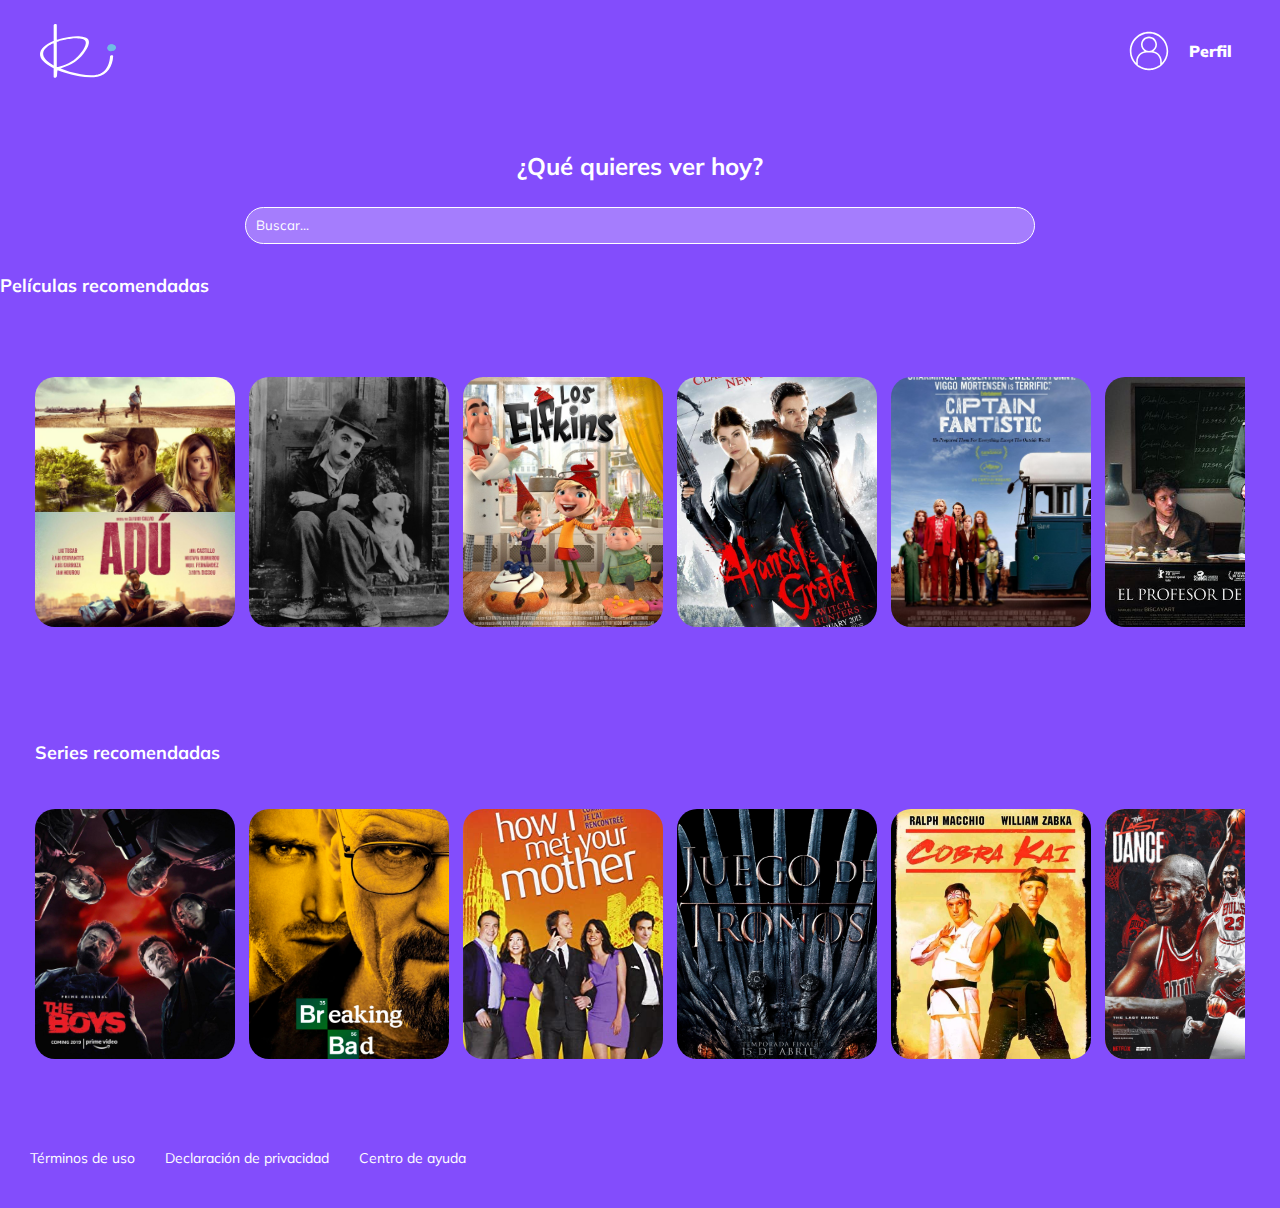
<file: index.html>
<!DOCTYPE html>
<html lang="es">
<head>
    <meta charset="UTF-8" />
    <meta name="viewport" content="width=device-width, initial-scale=1.0" />
    <title>Plataforma de vídeo</title>
    <link rel="preconnect" href="https://fonts.gstatic.com">
    <link href="https://fonts.googleapis.com/css2?family=Mulish:wght@300&display=swap" rel="stylesheet">
    <link rel="stylesheet" href="style.css">
    <link rel="shortcut icon" href="/img/logo-iker.svg" type="image/x-icon">
</head>
<body class="index">
    <header class="header">
        <div class="header__logo">
            <a href="index.html"><img src="img/logo-iker.svg"></a>
        </div>
        <div class="header__menu">
            <div class="header__menu--not-dropdown">
                <img src="img/user.svg" alt="">
                <span>Perfil</span>
            </div>
            <div class="header__menu--dropdown">
                <ul>
                    <a href="login.html"><li>Cuenta</li></a>
                    <a href="#"><li>Peliculas</li></a>
                    <a href="#"><li>Series</li></a>
                </ul>
            </div>
        </div>       
    </header>
    <main class="main">
        <section class="searchbox">
            <h2 class="searchbox__title">¿Qué quieres ver hoy?</h2>
            <input class="searchbox__input" type="text" class="text" placeholder="Buscar...">
        </section>
        <h2 class="carousel--title">Películas recomendadas</h2>
        <section class="carousel">
            <div class="carousel__container">
                <div class="carousel-item">
                    <img src="img/adu.jpg" alt="" class="carousel-item__img">
                    <div class="carousel-item__details">
                        <div class="carousel-item__details--img">
                            <img src="img/play.svg" alt="">
                            <img src="img/plus.svg" alt="">
                        </div>                    
                        <p class="carousel-item__details--title">Título descriptivo</p>
                        <p class="carousel-item__details--subtitle">2020 16+ 114 minutos</p>
                    </div>
                </div>
                <div class="carousel-item">
                    <img src="img/chaplin.jpg" alt="" class="carousel-item__img">
                    <div class="carousel-item__details">
                        <div class="carousel-item__details--img">
                            <img src="img/play.svg" alt="">
                            <img src="img/plus.svg" alt="">
                        </div>                    
                        <p class="carousel-item__details--title">Título descriptivo</p>
                        <p class="carousel-item__details--subtitle">2020 16+ 114 minutos</p>
                    </div>
                </div>
                <div class="carousel-item">
                    <img src="img/elfkins.jpg" alt="" class="carousel-item__img">
                    <div class="carousel-item__details">
                        <div class="carousel-item__details--img">
                            <img src="img/play.svg" alt="">
                            <img src="img/plus.svg" alt="">
                        </div>                    
                        <p class="carousel-item__details--title">Título descriptivo</p>
                        <p class="carousel-item__details--subtitle">2020 16+ 114 minutos</p>
                    </div>
                </div>
                <div class="carousel-item">
                    <img src="img/hansel.jpg" alt="" class="carousel-item__img">
                    <div class="carousel-item__details">
                        <div class="carousel-item__details--img">
                            <img src="img/play.svg" alt="">
                            <img src="img/plus.svg" alt="">
                        </div>                    
                        <p class="carousel-item__details--title">Título descriptivo</p>
                        <p class="carousel-item__details--subtitle">2020 16+ 114 minutos</p>
                    </div>
                </div>
                <div class="carousel-item">
                    <img src="img/captain.jpg" alt="" class="carousel-item__img">
                    <div class="carousel-item__details">
                        <div class="carousel-item__details--img">
                            <img src="img/play.svg" alt="">
                            <img src="img/plus.svg" alt="">
                        </div>                    
                        <p class="carousel-item__details--title">Título descriptivo</p>
                        <p class="carousel-item__details--subtitle">2020 16+ 114 minutos</p>
                    </div>
                </div>
                <div class="carousel-item">
                    <img src="img/profesor-persa.jpg" alt="" class="carousel-item__img">
                    <div class="carousel-item__details">
                        <div class="carousel-item__details--img">
                            <img src="img/play.svg" alt="">
                            <img src="img/plus.svg" alt="">
                        </div>                    
                        <p class="carousel-item__details--title">Título descriptivo</p>
                        <p class="carousel-item__details--subtitle">2020 16+ 114 minutos</p>
                    </div>
                </div>
                <div class="carousel-item">
                    <img src="img/reyleon.jpg" alt="" class="carousel-item__img">
                    <div class="carousel-item__details">
                        <div class="carousel-item__details--img">
                            <img src="img/play.svg" alt="">
                            <img src="img/plus.svg" alt="">
                        </div>                    
                        <p class="carousel-item__details--title">Título descriptivo</p>
                        <p class="carousel-item__details--subtitle">2020 16+ 114 minutos</p>
                    </div>
                </div>
                <div class="carousel-item">
                    <img src="img/toystory.jpg" alt="" class="carousel-item__img">
                    <div class="carousel-item__details">
                        <div class="carousel-item__details--img">
                            <img src="img/play.svg" alt="">
                            <img src="img/plus.svg" alt="">
                        </div>                    
                        <p class="carousel-item__details--title">Título descriptivo</p>
                        <p class="carousel-item__details--subtitle">2020 16+ 114 minutos</p>
                    </div>
                </div>
                <div class="carousel-item">
                    <img src="img/wonder-woman.jpg" alt="" class="carousel-item__img">
                    <div class="carousel-item__details">
                        <div class="carousel-item__details--img">
                            <img src="img/play.svg" alt="">
                            <img src="img/plus.svg" alt="">
                        </div>                    
                        <p class="carousel-item__details--title">Título descriptivo</p>
                        <p class="carousel-item__details--subtitle">2020 16+ 114 minutos</p>
                    </div>
                </div>   
            </div>
        </section>
        <section class="carousel">
            <h2 class="carousel--title">Series recomendadas</h2>
            <div class="carousel__container">
                <div class="carousel-item">
                    <img src="img/boys.jpg" alt="" class="carousel-item__img">
                    <div class="carousel-item__details">
                        <div class="carousel-item__details--img">
                            <img src="img/play.svg" alt="">
                            <img src="img/plus.svg" alt="">
                        </div>                    
                        <p class="carousel-item__details--title">Título descriptivo</p>
                        <p class="carousel-item__details--subtitle">2020 16+ 4 temporadas</p>
                    </div>
                </div>
                <div class="carousel-item">
                    <img src="img/breakingbad.jpg" alt="" class="carousel-item__img">
                    <div class="carousel-item__details">
                        <div class="carousel-item__details--img">
                            <img src="img/play.svg" alt="">
                            <img src="img/plus.svg" alt="">
                        </div>                    
                        <p class="carousel-item__details--title">Título descriptivo</p>
                        <p class="carousel-item__details--subtitle">2020 16+ 4 temporadas</p>
                    </div>
                </div>
                <div class="carousel-item">
                    <img src="img/himym.jpg" alt="" class="carousel-item__img">
                    <div class="carousel-item__details">
                        <div class="carousel-item__details--img">
                            <img src="img/play.svg" alt="">
                            <img src="img/plus.svg" alt="">
                        </div>                    
                        <p class="carousel-item__details--title">Título descriptivo</p>
                        <p class="carousel-item__details--subtitle">2020 16+ 4 temporadas</p>
                    </div>
                </div>
                <div class="carousel-item">
                    <img src="img/juegotronos.jpg" alt="" class="carousel-item__img">
                    <div class="carousel-item__details">
                        <div class="carousel-item__details--img">
                            <img src="img/play.svg" alt="">
                            <img src="img/plus.svg" alt="">
                        </div>                    
                        <p class="carousel-item__details--title">Título descriptivo</p>
                        <p class="carousel-item__details--subtitle">2020 16+ 4 temporadas</p>
                    </div>
                </div>
                <div class="carousel-item">
                    <img src="img/kobrakai.jpg" alt="" class="carousel-item__img">
                    <div class="carousel-item__details">
                        <div class="carousel-item__details--img">
                            <img src="img/play.svg" alt="">
                            <img src="img/plus.svg" alt="">
                        </div>                    
                        <p class="carousel-item__details--title">Título descriptivo</p>
                        <p class="carousel-item__details--subtitle">2020 16+ 4 temporadas</p>
                    </div>
                </div>
                <div class="carousel-item">
                    <img src="img/lastdance.png" alt="" class="carousel-item__img">
                    <div class="carousel-item__details">
                        <div class="carousel-item__details--img">
                            <img src="img/play.svg" alt="">
                            <img src="img/plus.svg" alt="">
                        </div>                    
                        <p class="carousel-item__details--title">Título descriptivo</p>
                        <p class="carousel-item__details--subtitle">2020 16+ 4 temporadas</p>
                    </div>
                </div>
                <div class="carousel-item">
                    <img src="img/piki.jfif" alt="" class="carousel-item__img">
                    <div class="carousel-item__details">
                        <div class="carousel-item__details--img">
                            <img src="img/play.svg" alt="">
                            <img src="img/plus.svg" alt="">
                        </div>                    
                        <p class="carousel-item__details--title">Título descriptivo</p>
                        <p class="carousel-item__details--subtitle">2020 16+ 4 temporadas</p>
                    </div>
                </div>
                <div class="carousel-item">
                    <img src="img/vikings.jpg" alt="" class="carousel-item__img">
                    <div class="carousel-item__details">
                        <div class="carousel-item__details--img">
                            <img src="img/play.svg" alt="">
                            <img src="img/plus.svg" alt="">
                        </div>                    
                        <p class="carousel-item__details--title">Título descriptivo</p>
                        <p class="carousel-item__details--subtitle">2020 16+ 4 temporadas</p>
                    </div>
                </div>
                <div class="carousel-item">
                    <img src="img/wilds.jpg" alt="" class="carousel-item__img">
                    <div class="carousel-item__details">
                        <div class="carousel-item__details--img">
                            <img src="img/play.svg" alt="">
                            <img src="img/plus.svg" alt="">
                        </div>                    
                        <p class="carousel-item__details--title">Título descriptivo</p>
                        <p class="carousel-item__details--subtitle">2020 16+ 4 temporadas</p>
                    </div>
                </div>
            </div>
        </section>
    </main>
    <footer class="footer">
        <a href="404.html">Términos de uso</a>
        <a href="404.html">Declaración de privacidad</a>
        <a href="404.html">Centro de ayuda</a>
    </footer>
</body>
</html>
</file>
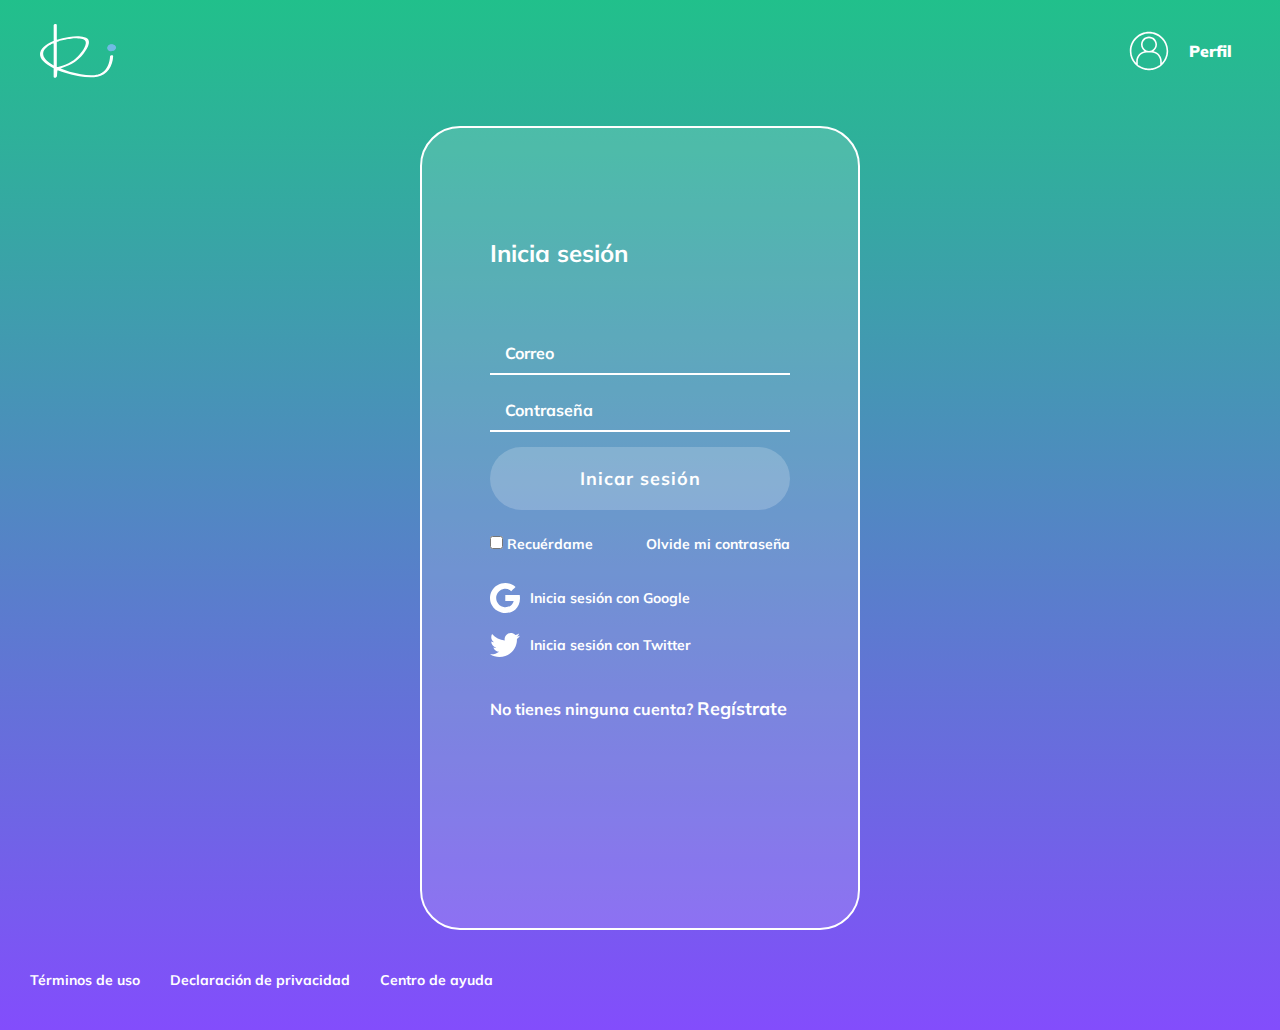
<file: login.html>
<!DOCTYPE html>
<html lang="es">
<head>
    <meta charset="UTF-8">
    <meta name="viewport" content="width=device-width, initial-scale=1.0">
    <title>Login</title>
    <link rel="preconnect" href="https://fonts.gstatic.com">
    <link href="https://fonts.googleapis.com/css2?family=Mulish:wght@300&display=swap" rel="stylesheet">
    <link rel="stylesheet" href="style.css">
    <link rel="shortcut icon" href="/img/logo-iker.svg" type="image/x-icon">
</head>
<body class="login__body">
    <header class="header">
        <div class="header__logo">
            <a href="index.html"><img src="img/logo-iker.svg"></a>
        </div>
        <div class="header__menu">
            <div class="header__menu--not-dropdown">
                <img src="img/user.svg" alt="">
                <span>Perfil</span>
            </div>
            <div class="header__menu--dropdown">
                <ul>
                    <a href="login.html"><li>Cuenta</li></a>
                    <a href="#"><li>Peliculas</li></a>
                    <a href="#"><li>Series</li></a>
                </ul>
            </div>
        </div>       
    </header>
    <section class="login">
        <div class="login__container">
            <h2>Inicia sesión</h2>
            <form action="" class="login__container--form">
                <input type="text" aria-label="correo" name="email" placeholder="Correo" class="input">
                <input type="password" aria-label="contraseña" name="contraseña" placeholder="Contraseña" class="input">
                <button class="button"><span>Inicar sesión</span></button>
                <div class="login__container--remember-me">
                    <label for="">
                        <input type="checkbox" id="cbox1" value="checkbox"> Recuérdame
                    </label>
                    <a href="/">Olvide mi contraseña</a>
                </div>
            </form>
            <div class="login__container--social-media">
                <div><img src="img/google.svg" alt="">Inicia sesión con Google</div>
                <div><img src="img/twitter.svg" alt="">Inicia sesión con Twitter</div>
                <p class="login__container--register">No tienes ninguna cuenta? <a href="#">Regístrate</a></p>
            </div>
        </div>
    </section>
    <footer class="footer">
        <a href="/">Términos de uso</a>
        <a href="/">Declaración de privacidad</a>
        <a href="/">Centro de ayuda</a>
    </footer>
</body>
</html>
</file>
<file: style.css>
:root{
    --primary: #834dfc;
}
*{
    margin: 0px;
    font-family: 'Mulish', sans-serif;
}
html{
    min-height: 100%;
}
body.index{
    background-color: var(--primary);
}
/*index.html*/
.header{
    display: flex;
    justify-content: space-between;
    margin: 1% 2% 1% 2%;
    padding: 0% 1% 0% 1%;
    height: 100px;
}
.header__logo{
    width: 50%;
}
.header__logo img{
    display: block;
    margin-right: auto;
    width: 80px;
}
.header__menu{
    width: 50%;
    display: flex;
    flex-direction: column;
    align-items: flex-end;
    justify-content: center;
    margin-top: 3%;
}
.header__menu--not-dropdown{
    width: 50%;
    display: flex;
    justify-content: flex-end;
    align-items: center;
}
.header__menu--not-dropdown img{
    width: 40px;
    margin: 10px;        
}
.header__menu--not-dropdown span{
    margin: 10px;
    color: white;
    font-weight: 900;
}
.header__menu--dropdown ul{
    opacity: 0;
    visibility: hidden;
    transition: opacity 600ms, visibility 600ms;
}
.header__menu:hover ul, .header__menu ul:hover{
    display: block;
    width: 50%;
    visibility: visible;
    opacity: 1;
}
.header__menu--dropdown a{
    color: white;
    text-decoration: none;
    list-style: none;
    font-weight: 900;
}
.header__menu--dropdown a:hover{
    text-decoration: underline;
}
.searchbox{
    display: flex;
    flex-direction: column;
    justify-content: center;
    align-items: center;
}
.searchbox__title{
    color: white;
    margin: 2%;
}
.searchbox__input{
    border: 1px solid white ;
    border-radius: 5rem;
    width: 60%;
    background-color: #ffffff46;
    padding: 0.6rem;
    
}
.searchbox ::placeholder{
    color: white;
}
.searchbox__input:focus{
    outline: 2px solid white;
}
.carousel{
    position: relative;
    display: flex;
    flex-direction: column;
    justify-content: flex-start;
    padding: 35px 35px 10px 35px;
}
.carousel--title{
    margin: 30px 0px 10px 0px;
    font-size: 18px;
    color: white; 
}
.carousel__container{
    padding: 35px 0px;
    white-space: nowrap;
    overflow-x: scroll;
    
}
::-webkit-scrollbar {
    display: none;
}
.carousel-item{
    width: 200px;
    height: 250px;
    margin-right: 10px;
    background-color: salmon;
    display: inline-block;
    cursor: pointer;
    border-radius: 20px;
    transition: 450ms all;
    transform-origin: center left;
    overflow:hidden;
    position: relative;
}
.carousel-item__img{
    width: 200px;
    height: 250px;
    object-fit: cover;
}
.carousel-item__details{
    font-size: 10px;
    opacity: 0;
    transition: all 500ms ease-in-out;
    position: absolute;
    top: 190px;
    left: 0px;
    right: 0;
    bottom: 0px;
    background: rgb(0,0,0);
    background: linear-gradient(0deg, rgba(0,0,0,1) 0%, rgba(0,0,0,0) 100%);
}
.carousel-item:hover .carousel-item__details{
    opacity: 0.95;
}
.carousel-item__details--img{
    display: flex;
    justify-content: center;
}
.carousel-item__details--img img{
    width: 15px;
    margin: 0px 20px;
    transition: all 300ms ease-in-out;
}
.carousel-item__details--img img:hover{
    transform: scale(1.28);
}
.carousel-item__details--title, .carousel-item__details--subtitle{
    color: white;
    font-family: 'Mulish', sans-serif;
    font-weight: bolder;
    font-size: 12px;
    text-align: center;
}
/*~ sirve para --> cuando se haga hover en el .carousel-item, los demás items hacen lo siguiente*/
.carousel-item:hover ~ .carousel-item{
    transform: translate(60px);
}
.carousel__container:hover .carousel-item {
    opacity: 0.3;
}
.carousel__container:hover .carousel-item:hover {
    transform: scale(1.3);
    opacity: 1;
}
/*login.html*/
body.login__body{
    background: linear-gradient(0deg, rgba(131,77,252,1) 0%, rgba(33,192,139,1) 100%);
    font-family: 'Mulish', sans-serif;
    font-weight: bold;
}
.login{
    display: flex;
    justify-content: center;
    align-items: center;
    flex-direction: column;
    padding: 0px 30px;
    min-height: calc(100vh - 200px);
}
.login__container{
    background-color: rgba(255, 255, 255, 0.15);
    border: 2px solid white;
    border-radius: 40px;
    color: white;
    padding: 60px 68px 40px;
    min-height: 700px;
    width: 300px;
}
.login__container h2{
    margin: 50px 0px;
}
.login__container--form{
    display: flex;
    flex-direction: column;
    margin-bottom: 30px;
    caret-color: white;
}
.login__container--form input{
    background: transparent;
    border: none;
    border-bottom: 2px solid white;
    font-weight: bold;
    padding: 25px 0px 10px 15px;
    font-size: 16px;
    color: white;
}
.login__container--form input::placeholder{
    color: white;
}
.login__container--form input:focus{
    outline: none;
}
.login__container--form button{
    background-color: rgba(255, 255, 255, 0.2);
    padding: 20px;
    margin: 15px 0px;
    border: none;
    border-radius: 40px;
    color: white;
    font-weight: bold;
    font-size: large;
    cursor: pointer;
    transition: all .2s ease-in-out;
    letter-spacing: 1px;
}
.login__container--form button:hover{
    transform: scale(1.1);
}
.login__container--form button:focus{
    outline: none;
    transform: scale(1.2);
}
.login__container--form label{
    font-size: 14px;
}
.login__container--remember-me{
    color: white;
    display: flex;
    justify-content: space-between;
    margin-top: 10px;
}
.login__container--remember-me a{
    color: white;
    font-size: 14px;
    text-decoration: none;
}
.login__container--remember-me a:hover{
    text-decoration: underline;
}
.login__container--social-media > div{
    display: flex;
    align-items: center;
    justify-content: flex-start;
    font-size: 14px;
    margin: 20px 0px;
}
.login__container--social-media > div img{
    margin-right: 10px;
    width: 30px;
}
.login__container--social-media a{
    text-decoration: none;
    font-size: 18px;
    color: white;
}
.login__container--social-media a:hover{
    text-decoration: underline;
}
.login__container--register {
    margin-top: 40px;
}
.footer{
    display: flex;
    align-items: center;
    justify-content: start;
    height: 100px;
    width: 100%;
}
.footer a{
    text-decoration: none;
    cursor: pointer;
    font-size: 14px;
    padding-left: 30px;
    color: white;
}
.footer a:hover{
    text-decoration: underline;
}
/*404.html*/
body.error__body{
    background: linear-gradient(0deg, rgba(131,77,252,1) 0%, rgba(33,192,139,1) 100%);
    font-family: 'Mulish', sans-serif;
    font-weight: bold;
    height: 100%;
}
.error{
    display: flex;
    justify-content: center;
    align-content: center;
}
.error__container{
    display: flex;
    justify-content: center;
    align-content: center;
    flex-direction: column;
    margin-top: 50px;
}
.error__container--title{
    color: white;
    text-align: center;
}

.error__box--text{
    color: white;
    font-size: 2em;
    font-weight: bold;
    text-align: center;
    display: block;
    text-transform: uppercase;
    margin-top: 25px;
}
.animated {
    animation-duration: 6s;
    animation-fill-mode: both;
    animation-iteration-count: infinite;
  }
@keyframes hinge {
    0% {transform: rotate(0);transform-origin: top left;animation-timing-function: ease-in-out;}
    20%, 60% {transform: rotate(80deg);transform-origin: top left;animation-timing-function: ease-in-out;}
    40% {transform: rotate(60deg);transform-origin: top left;animation-timing-function: ease-in-out;}
    80% {transform: rotate(60deg) translateY(0);transform-origin: top left;animation-timing-function: ease-in-out;}
    100% {transform: translateY(700px);}
  }
.hinge{
    animation-name: hinge;
}
#footer__404{
    position: absolute;
    /* top: auto; */
    bottom: 0;
} 
/*media queris*/
@media only screen and (max-width: 600px) {
    .login__container {
        background-color: transparent;
        border: none;
        padding: 0px;
        width: 100%;
    }
    .footer{
        align-items: flex-start;
        flex-direction: column;
    }
    .error__box--text{
        margin-left: 15px;
    }
    .error__box--text{
        font-size: 28px;
    }
}
</file>
